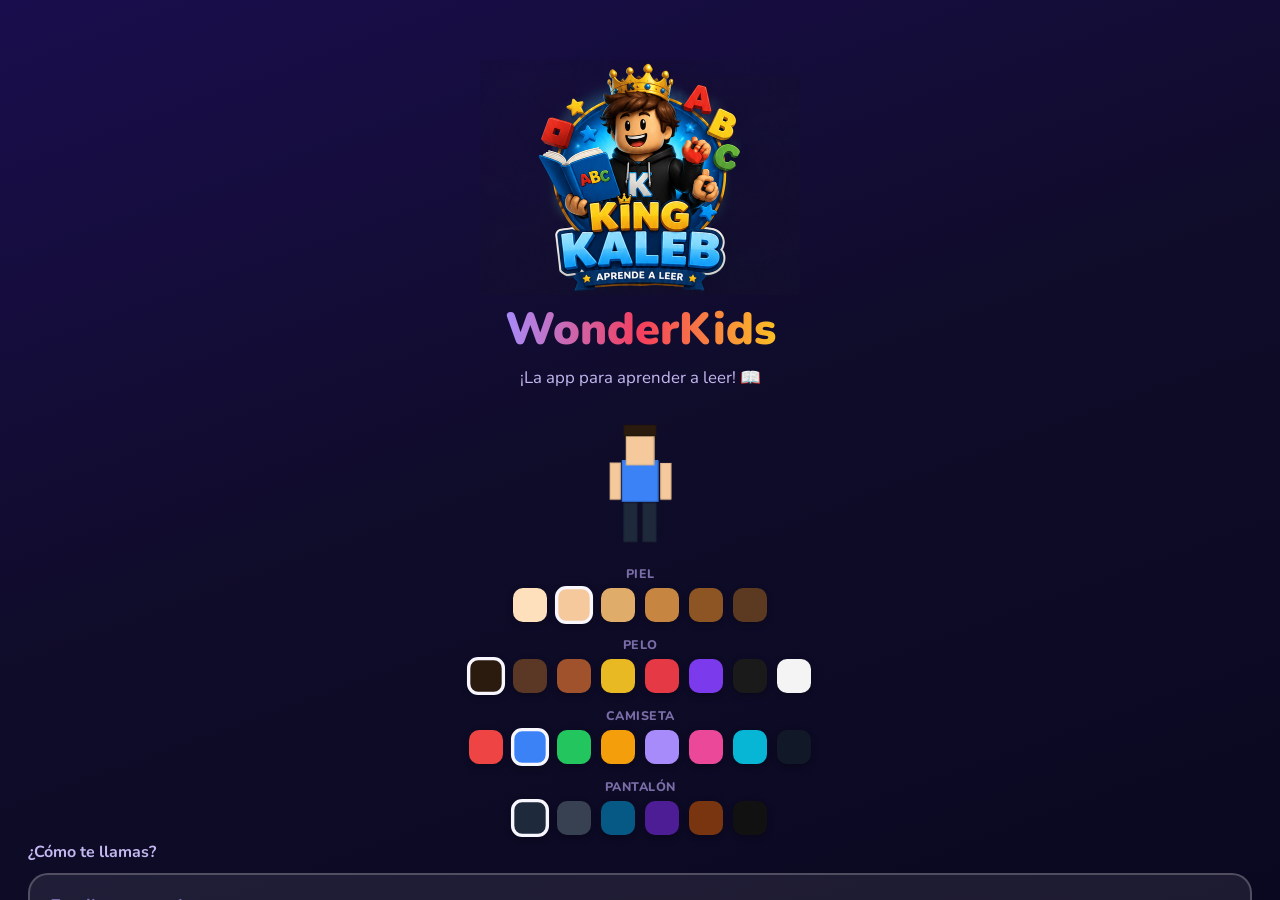
<file: index.html>
<!DOCTYPE html>
<html lang="es">
<head>
  <meta charset="UTF-8"/>
  <meta name="viewport" content="width=device-width, initial-scale=1.0, maximum-scale=1.0, user-scalable=no"/>
  <meta name="apple-mobile-web-app-capable" content="yes"/>
  <meta name="apple-mobile-web-app-status-bar-style" content="black-translucent"/>
  <meta name="apple-mobile-web-app-title" content="WonderKids"/>
  <meta name="mobile-web-app-capable" content="yes"/>
  <meta name="theme-color" content="#0f0c29"/>
  <title>WonderKids 🌈 — Aprende a Leer</title>
  <meta name="description" content="WonderKids: aprende a leer con el Método Nacho. Sílabas, palabras y letras para niños 3-6 años."/>
  <link rel="manifest" href="manifest.json"/>
  <link rel="apple-touch-icon" href="icon-192.png"/>
  <link rel="icon" href="icon-192.png"/>
  <link rel="preconnect" href="https://fonts.googleapis.com"/>
  <link href="https://fonts.googleapis.com/css2?family=Nunito:wght@400;600;700;800;900&family=Baloo+2:wght@400;700;800&display=swap" rel="stylesheet"/>
  <link rel="stylesheet" href="styles.css"/>
</head>
<body>

  <!-- ── CONFETTI CANVAS ── -->
  <canvas id="confetti-canvas"></canvas>

  <!-- ── XP FLOAT CONTAINER ── -->
  <div id="xp-float-pool"></div>

  <!-- ══════════════════════════════════
       ONBOARDING
  ══════════════════════════════════ -->
  <div id="screen-onboarding" class="screen onboarding-screen">
    <div class="ob-inner">
      <img src="logo.png" alt="King Kaleb" class="ob-logo"/>
      <h1 class="ob-title">WonderKids</h1>
      <p class="ob-sub">¡La app para aprender a leer! 📖</p>

      <div id="ob-avatar-preview" class="avatar-preview-wrap" data-size="110"></div>
      <div id="ob-picker"></div>

      <label class="ob-label">¿Cómo te llamas?</label>
      <input class="ob-input" id="ob-name" type="text"
        placeholder="Escribe tu nombre..." maxlength="20"
        onkeydown="if(event.key==='Enter') startApp()"/>

      <button class="ob-start-btn" onclick="startApp()">
        ¡Empezar a aprender! 🚀
      </button>
    </div>
  </div>

  <!-- ══════════════════════════════════
       HOME — RUTA DE APRENDIZAJE
  ══════════════════════════════════ -->
  <div id="screen-home" class="screen">

    <!-- Header -->
    <div class="home-header">
      <div class="hh-left">
        <div class="hh-avatar" id="hh-avatar"></div>
        <div class="hh-info">
          <div class="hh-name" id="hh-name">¡Hola!</div>
          <div class="hh-streak">🔥 <span id="hh-streak">0</span> días</div>
        </div>
      </div>
      <div class="hh-right">
        <div class="hh-hearts" id="hh-hearts"></div>
        <div class="hh-xp">
          <div class="hh-xp-val">⚡<span id="hh-xp">0</span></div>
        </div>
      </div>
    </div>

    <!-- XP Bar -->
    <div class="xp-bar-wrap">
      <div class="xp-bar-fill" id="xp-bar-fill" style="width:0%"></div>
    </div>

    <!-- Ruta de aprendizaje -->
    <div class="learning-path" id="learning-path"></div>

    <!-- Botón flotante del tutor -->
    <button class="tutor-fab" onclick="openTutor()" aria-label="Pregúntale a Turbococo">🥥</button>

    <!-- Bottom Nav -->
    <nav class="bottom-nav">
      <button class="bnav-btn active" onclick="goHome()">
        <span class="bnav-icon">🏠</span>
        <span class="bnav-label">Inicio</span>
      </button>
      <button class="bnav-btn" onclick="goToTrophies()">
        <span class="bnav-icon">🏆</span>
        <span class="bnav-label">Logros</span>
      </button>
      <button class="bnav-btn" onclick="goToProfile()">
        <span class="bnav-icon">👤</span>
        <span class="bnav-label">Perfil</span>
      </button>
    </nav>
  </div>

  <!-- ══════════════════════════════════
       GAME SCREEN
  ══════════════════════════════════ -->
  <div id="screen-game" class="screen">

    <!-- Game Header -->
    <div class="game-header">
      <button class="gh-close" onclick="exitGame()" aria-label="Salir">✕</button>
      <div class="gh-progress">
        <div class="gh-prog-bar">
          <div class="gh-prog-fill" id="gh-prog-fill"></div>
          <div class="gh-prog-shimmer"></div>
        </div>
        <div class="gh-prog-label" id="gh-prog-label">1 / 5</div>
      </div>
      <div class="gh-hearts" id="gh-hearts"></div>
    </div>

    <!-- Game Body -->
    <div class="game-body" id="game-body"></div>

    <!-- Bottom Sheet Feedback -->
    <div class="feedback-sheet" id="feedback-sheet">
      <div class="fs-inner" id="fs-inner">
        <div id="mascot-pop"></div>
        <div class="fs-icon" id="fs-icon">✅</div>
        <div class="fs-content">
          <div class="fs-title" id="fs-title">¡Correcto!</div>
          <div class="fs-sub"   id="fs-sub"></div>
        </div>
        <button class="fs-btn" id="fs-btn">Siguiente →</button>
      </div>
    </div>

  </div>

  <!-- ══════════════════════════════════
       TROPHIES SCREEN
  ══════════════════════════════════ -->
  <div id="screen-trophies" class="screen">
    <div class="subj-header">
      <button class="back-btn" onclick="goHome()">‹</button>
      <div class="subj-header-title">🏆 Mis Logros</div>
      <div></div>
    </div>
    <div class="trophy-stats">
      <div class="t-stat">
        <div class="t-stat-val" id="t-xp">0</div>
        <div class="t-stat-lbl">⚡ XP</div>
      </div>
      <div class="t-stat">
        <div class="t-stat-val" id="t-streak">0</div>
        <div class="t-stat-lbl">🔥 Racha</div>
      </div>
      <div class="t-stat">
        <div class="t-stat-val" id="t-games">0</div>
        <div class="t-stat-lbl">🎮 Juegos</div>
      </div>
    </div>
    <div class="profile-section-title" id="mastery-title" style="margin-top:20px;">Dominio por familia</div>
    <div class="mastery-list" id="mastery-list"></div>
    <div class="badges-full-grid" id="badges-full-grid"></div>
    <nav class="bottom-nav">
      <button class="bnav-btn" onclick="goHome()">
        <span class="bnav-icon">🏠</span>
        <span class="bnav-label">Inicio</span>
      </button>
      <button class="bnav-btn active" onclick="goToTrophies()">
        <span class="bnav-icon">🏆</span>
        <span class="bnav-label">Logros</span>
      </button>
      <button class="bnav-btn" onclick="goToProfile()">
        <span class="bnav-icon">👤</span>
        <span class="bnav-label">Perfil</span>
      </button>
    </nav>
  </div>

  <!-- ══════════════════════════════════
       PROFILE SCREEN
  ══════════════════════════════════ -->
  <div id="screen-profile" class="screen">
    <div class="subj-header">
      <button class="back-btn" onclick="goHome()">‹</button>
      <div class="subj-header-title">👤 Mi Perfil</div>
      <div></div>
    </div>
    <div class="profile-body">
      <div id="profile-avatar-preview" class="avatar-preview-wrap" data-size="130"></div>
      <div class="profile-name-big" id="profile-name-big">Jugador</div>
      <div class="profile-stats-row">
        <div class="ps-item"><span class="ps-val" id="ps-xp">0</span><span class="ps-lbl">⚡ XP</span></div>
        <div class="ps-item"><span class="ps-val" id="ps-streak">0</span><span class="ps-lbl">🔥 Racha</span></div>
        <div class="ps-item"><span class="ps-val" id="ps-games">0</span><span class="ps-lbl">🎮 Juegos</span></div>
      </div>
      <div class="profile-section-title">Personaliza tu avatar</div>
      <div id="profile-picker"></div>
      <div class="profile-section-title">Idioma</div>
      <div class="lang-toggle-wrap">
        <button class="lang-toggle-btn" id="lang-es-btn" onclick="setLang('es')">🇪🇸 Español</button>
        <button class="lang-toggle-btn" id="lang-en-btn" onclick="setLang('en')">🇺🇸 English</button>
      </div>
      <div class="profile-section-title">Voz</div>
      <div class="voice-status" id="voice-status"></div>
      <button class="reset-btn" onclick="confirmReset()">🗑️ Reiniciar progreso</button>
    </div>
    <nav class="bottom-nav">
      <button class="bnav-btn" onclick="goHome()">
        <span class="bnav-icon">🏠</span>
        <span class="bnav-label">Inicio</span>
      </button>
      <button class="bnav-btn" onclick="goToTrophies()">
        <span class="bnav-icon">🏆</span>
        <span class="bnav-label">Logros</span>
      </button>
      <button class="bnav-btn active" onclick="goToProfile()">
        <span class="bnav-icon">👤</span>
        <span class="bnav-label">Perfil</span>
      </button>
    </nav>
  </div>

  <!-- ══════════════════════════════════
       LESSON COMPLETE OVERLAY
  ══════════════════════════════════ -->
  <div id="lesson-complete" class="lesson-complete-overlay">
    <div class="lc-card">
      <div class="lc-trophy">🏆</div>
      <div class="lc-title">¡Lección Completa!</div>
      <div class="lc-stats">
        <div class="lc-stat"><div class="lc-sv" id="lc-xp">+50</div><div class="lc-sl">⚡ XP</div></div>
        <div class="lc-stat"><div class="lc-sv" id="lc-acc">100%</div><div class="lc-sl">✅ Aciertos</div></div>
        <div class="lc-stat"><div class="lc-sv" id="lc-hearts">❤️❤️❤️</div><div class="lc-sl">Vidas</div></div>
      </div>
      <button class="lc-btn" onclick="closeLessonComplete()">¡Continuar! 🚀</button>
    </div>
  </div>

  <!-- ══════════════════════════════════
       TUTOR — "Pregúntale a Turbococo"
  ══════════════════════════════════ -->
  <div id="tutor-overlay" class="tutor-overlay">
    <div class="tutor-card">
      <div class="tutor-header">
        <div class="tutor-header-title">🥥 Turbococo</div>
        <button class="tutor-close" onclick="closeTutor()">✕</button>
      </div>
      <div class="tutor-chat" id="tutor-chat"></div>
      <div class="tutor-quick" id="tutor-quick"></div>
    </div>
  </div>

  <!-- ══════════════════════════════════
       DIPLOMA OVERLAY (fin del método completo)
  ══════════════════════════════════ -->
  <div id="diploma-overlay" class="diploma-overlay">
    <div class="dip-card">
      <div class="dip-medal">🏅</div>
      <div class="dip-title">¡Diploma de Lectura!</div>
      <div class="dip-name" id="dip-name">Jugador</div>
      <div class="dip-sub">Completaste todo el Método Nacho 🎉</div>
      <div class="lc-stats">
        <div class="lc-stat"><div class="lc-sv" id="dip-xp">0</div><div class="lc-sl">⚡ XP Total</div></div>
        <div class="lc-stat"><div class="lc-sv" id="dip-games">0</div><div class="lc-sl">🎮 Lecciones</div></div>
      </div>
      <div class="dip-next">🎓 Desbloqueaste el <strong>Repaso Infinito</strong>: sigue practicando todo lo aprendido sin límite.</div>
      <button class="lc-btn" onclick="closeDiploma()">¡Sigo practicando! 🚀</button>
    </div>
  </div>

  <script src="app.js"></script>
</body>
</html>
</file>
<file: styles.css>
/* =============================================
   WONDERKIDS 2.0 — styles.css
   Duolingo-style Premium Educational App
   ============================================= */

@import url('https://fonts.googleapis.com/css2?family=Nunito:wght@400;600;700;800;900&family=Baloo+2:wght@400;700;800&display=swap');

/* ══════════════════════════════════════════════
   DESIGN TOKENS
   ══════════════════════════════════════════════ */
:root {
  /* Backgrounds */
  --bg:         #0f0c29;
  --bg2:        #1a1540;
  --bg3:        #231e55;
  --surface:    rgba(255,255,255,0.07);
  --surface-h:  rgba(255,255,255,0.13);
  --border:     rgba(255,255,255,0.10);
  --border-h:   rgba(255,255,255,0.22);

  /* Brand Colors */
  --purple:     #7c3aed;
  --purple-l:   #a78bfa;
  --purple-d:   #5b21b6;
  --green:      #22c55e;
  --green-l:    #4ade80;
  --green-d:    #15803d;
  --coral:      #f43f5e;
  --coral-l:    #fb7185;
  --yellow:     #f59e0b;
  --yellow-l:   #fbbf24;
  --blue:       #3b82f6;
  --blue-l:     #60a5fa;
  --orange:     #f97316;

  /* Semantic */
  --correct:    #22c55e;
  --wrong:      #f43f5e;
  --xp:         #a78bfa;
  --heart:      #f43f5e;
  --streak:     #f97316;

  /* Text */
  --text:       #f8f7ff;
  --text-2:     #c4b8f0;
  --muted:      #7b6ea8;

  /* Sizes */
  --nav-h:      72px;
  --header-h:   68px;
  --radius-xl:  28px;
  --radius-lg:  20px;
  --radius-md:  14px;
  --radius-sm:  10px;
  --safe-bot:   env(safe-area-inset-bottom, 16px);
}

/* ══════════════════════════════════════════════
   RESET & BASE
   ══════════════════════════════════════════════ */
*, *::before, *::after { box-sizing: border-box; margin: 0; padding: 0; }
html, body {
  width: 100%; height: 100%;
  overflow: hidden;
  overscroll-behavior: none;
  font-family: 'Nunito', sans-serif;
  background: var(--bg);
  color: var(--text);
  -webkit-tap-highlight-color: transparent;
  -webkit-user-select: none;
  user-select: none;
}

button { cursor: pointer; font-family: 'Nunito', sans-serif; }

/* ── Confetti ── */
#confetti-canvas {
  position: fixed; inset: 0;
  pointer-events: none; z-index: 9999;
  width: 100%; height: 100%;
}

/* ── XP Float Pool ── */
#xp-float-pool {
  position: fixed; inset: 0;
  pointer-events: none; z-index: 9998;
}
.xp-float {
  position: absolute;
  font-size: 1.4rem; font-weight: 900;
  color: var(--yellow-l);
  text-shadow: 0 2px 8px rgba(0,0,0,0.5);
  animation: xp-rise 1.4s ease-out forwards;
}
@keyframes xp-rise {
  0%   { opacity: 1; transform: translateY(0) scale(1); }
  70%  { opacity: 1; transform: translateY(-70px) scale(1.2); }
  100% { opacity: 0; transform: translateY(-120px) scale(0.8); }
}

/* ══════════════════════════════════════════════
   SCREENS
   ══════════════════════════════════════════════ */
.screen {
  display: none;
  position: fixed; inset: 0;
  overflow-y: auto; overflow-x: hidden;
  overscroll-behavior: contain;
  background: var(--bg);
  -webkit-overflow-scrolling: touch;
}
.screen.active { display: block; animation: screenIn 0.28s cubic-bezier(0.25,0.46,0.45,0.94); }
@keyframes screenIn {
  from { opacity: 0; transform: translateY(18px); }
  to   { opacity: 1; transform: translateY(0); }
}

/* ══════════════════════════════════════════════
   ONBOARDING
   ══════════════════════════════════════════════ */
.onboarding-screen {
  background: linear-gradient(160deg, #1a0d4d 0%, #0f0c29 50%, #0a0820 100%);
}
.ob-inner {
  display: flex; flex-direction: column; align-items: center;
  padding: 60px 28px 40px;
  min-height: 100vh;
}
.ob-logo {
  width: min(78vw, 320px);
  height: auto;
  animation: float 3s ease-in-out infinite;
  margin-bottom: 4px;
}
@keyframes float {
  0%,100% { transform: translateY(0); }
  50%      { transform: translateY(-12px); }
}
.ob-title {
  font-size: 2.8rem; font-weight: 900;
  background: linear-gradient(90deg, #a78bfa, #f43f5e, #fbbf24);
  -webkit-background-clip: text; -webkit-text-fill-color: transparent;
  background-clip: text; margin-bottom: 6px;
}
.ob-sub { color: var(--text-2); font-size: 1.05rem; margin-bottom: 40px; }

.ob-avatars {
  display: flex; gap: 12px; margin-bottom: 32px;
}
.av-btn {
  width: 60px; height: 60px; border-radius: 50%;
  border: 3px solid var(--border);
  background: var(--surface);
  font-size: 1.9rem; transition: all 0.2s;
  display: flex; align-items: center; justify-content: center;
}
.av-btn:active { transform: scale(0.88); }
.av-btn.active {
  border-color: var(--purple-l);
  background: rgba(124,58,237,0.3);
  box-shadow: 0 0 0 3px rgba(167,139,250,0.35);
  transform: scale(1.12);
}

.ob-label {
  font-size: 1rem; font-weight: 700; color: var(--text-2);
  align-self: flex-start; margin-bottom: 10px;
}
.ob-input {
  width: 100%; padding: 18px 20px;
  background: rgba(255,255,255,0.08);
  border: 2px solid var(--border-h);
  border-radius: var(--radius-lg); color: var(--text);
  font-family: 'Nunito', sans-serif; font-size: 1.15rem; font-weight: 700;
  outline: none; margin-bottom: 28px;
  transition: border-color 0.2s;
  -webkit-user-select: text; user-select: text;
}
.ob-input::placeholder { color: var(--muted); }
.ob-input:focus { border-color: var(--purple-l); }

.ob-start-btn {
  width: 100%; padding: 20px;
  background: linear-gradient(135deg, var(--purple), #9d4edd);
  color: white; border: none; border-radius: 50px;
  font-size: 1.2rem; font-weight: 900;
  box-shadow: 0 8px 32px rgba(124,58,237,0.5),
              0 -3px 0 0 rgba(0,0,0,0.3) inset;
  transition: transform 0.15s, box-shadow 0.15s;
}
.ob-start-btn:active {
  transform: translateY(3px);
  box-shadow: 0 4px 16px rgba(124,58,237,0.4),
              0 -1px 0 0 rgba(0,0,0,0.3) inset;
}

/* ══════════════════════════════════════════════
   HOME HEADER
   ══════════════════════════════════════════════ */
.home-header {
  display: flex; align-items: center; justify-content: space-between;
  padding: 16px 20px 12px;
  padding-top: calc(16px + env(safe-area-inset-top, 0px));
  background: rgba(15,12,41,0.9); backdrop-filter: blur(14px);
  position: sticky; top: 0; z-index: 50;
}
.hh-left { display: flex; align-items: center; gap: 12px; }
.hh-avatar {
  width: 48px; height: 48px; border-radius: 50%;
  background: linear-gradient(135deg, var(--purple), #9d4edd);
  border: 2.5px solid var(--purple-l);
  font-size: 1.7rem; display: flex; align-items: center; justify-content: center;
  box-shadow: 0 4px 14px rgba(124,58,237,0.4);
}
.hh-name {
  font-size: 1rem; font-weight: 900; color: var(--text);
  max-width: 120px; overflow: hidden; text-overflow: ellipsis; white-space: nowrap;
}
.hh-streak { font-size: 0.8rem; color: var(--streak); font-weight: 800; margin-top: 2px; }

.hh-right { display: flex; align-items: center; gap: 12px; }
.hh-hearts { display: flex; gap: 4px; font-size: 1.3rem; }
.hh-xp {
  background: rgba(167,139,250,0.15);
  border: 1.5px solid rgba(167,139,250,0.3);
  border-radius: 20px; padding: 5px 12px;
}
.hh-xp-val { font-size: 0.9rem; font-weight: 900; color: var(--purple-l); }

/* XP Bar */
.xp-bar-wrap {
  height: 6px; background: rgba(255,255,255,0.08);
  position: sticky; top: calc(var(--header-h) + env(safe-area-inset-top, 0px));
  z-index: 49; overflow: hidden;
}
.xp-bar-fill {
  height: 100%; background: linear-gradient(90deg, var(--purple), var(--purple-l));
  transition: width 0.5s cubic-bezier(0.34,1.56,0.64,1);
  position: relative;
}
.xp-bar-fill::after {
  content: '';
  position: absolute; top: 0; left: 0; right: 0; bottom: 0;
  background: linear-gradient(90deg, transparent 0%, rgba(255,255,255,0.35) 50%, transparent 100%);
  animation: shimmer 2s infinite;
}
@keyframes shimmer {
  0%   { transform: translateX(-100%); }
  100% { transform: translateX(200%); }
}

/* ══════════════════════════════════════════════
   LEARNING PATH
   ══════════════════════════════════════════════ */
.learning-path {
  padding: 24px 20px calc(var(--nav-h) + 40px);
  display: flex; flex-direction: column; align-items: center; gap: 0;
}

/* Section header (Unidad 1, Unidad 2…) */
.path-unit-header {
  width: 100%; max-width: 380px;
  background: linear-gradient(135deg, var(--purple), var(--purple-d));
  border-radius: var(--radius-lg); padding: 16px 22px;
  margin-bottom: 24px; margin-top: 8px;
  display: flex; align-items: center; gap: 14px;
  box-shadow: 0 6px 24px rgba(124,58,237,0.35);
}
.puh-icon { font-size: 2rem; }
.puh-info {}
.puh-title { font-size: 1.05rem; font-weight: 900; color: white; }
.puh-sub   { font-size: 0.78rem; color: rgba(255,255,255,0.7); margin-top: 2px; }

/* Path connector */
.path-connector {
  width: 4px; height: 32px;
  background: linear-gradient(180deg, rgba(124,58,237,0.4), rgba(124,58,237,0.15));
  border-radius: 2px; margin: 0 auto;
}

/* Lesson node */
.lesson-node {
  width: 100%; max-width: 380px;
  display: flex; align-items: center; gap: 18px;
  background: var(--bg2);
  border: 2.5px solid var(--border);
  border-radius: var(--radius-xl); padding: 20px 22px;
  cursor: pointer; transition: transform 0.18s, box-shadow 0.18s, border-color 0.18s;
  position: relative; overflow: hidden;
  margin: 8px 0;
}
.lesson-node:active { transform: scale(0.97); }

.lesson-node.completed {
  border-color: rgba(34,197,94,0.45);
  background: linear-gradient(135deg, rgba(34,197,94,0.08), var(--bg2));
}
.lesson-node.active {
  border-color: var(--purple-l);
  background: linear-gradient(135deg, rgba(124,58,237,0.15), var(--bg2));
  box-shadow: 0 8px 32px rgba(124,58,237,0.28);
  animation: pulse-border 2.5s ease-in-out infinite;
}
.lesson-node.locked {
  opacity: 0.45; cursor: not-allowed;
}
@keyframes pulse-border {
  0%,100% { box-shadow: 0 8px 32px rgba(124,58,237,0.28); }
  50%      { box-shadow: 0 8px 40px rgba(124,58,237,0.55); }
}

.ln-icon-wrap {
  width: 64px; height: 64px; border-radius: 18px; flex-shrink: 0;
  display: flex; align-items: center; justify-content: center;
  font-size: 2.2rem;
  position: relative;
}
.ln-icon-wrap.done-wrap  { background: rgba(34,197,94,0.18); border: 2px solid rgba(34,197,94,0.4); }
.ln-icon-wrap.active-wrap{ background: rgba(124,58,237,0.25); border: 2px solid rgba(167,139,250,0.5); }
.ln-icon-wrap.locked-wrap{ background: rgba(255,255,255,0.04); border: 2px solid var(--border); }

.ln-check {
  position: absolute; top: -6px; right: -6px;
  width: 22px; height: 22px; border-radius: 50%;
  background: var(--green); border: 2.5px solid var(--bg2);
  font-size: 0.7rem; display: flex; align-items: center; justify-content: center;
  color: white; font-weight: 900;
}

.ln-info { flex: 1; }
.ln-title { font-size: 1.05rem; font-weight: 900; }
.ln-desc  { font-size: 0.8rem; color: var(--text-2); margin-top: 3px; }
.ln-meta  { display: flex; gap: 8px; margin-top: 8px; align-items: center; }
.ln-xp    { font-size: 0.78rem; color: var(--purple-l); font-weight: 800;
             background: rgba(167,139,250,0.12); border-radius: 20px; padding: 2px 8px; }
.ln-diff  { font-size: 0.72rem; font-weight: 800; border-radius: 20px; padding: 2px 8px; }
.diff-easy   { background: rgba(34,197,94,0.15);  color: var(--green-l); }
.diff-medium { background: rgba(245,158,11,0.15); color: var(--yellow-l); }
.diff-hard   { background: rgba(244,63,94,0.15);  color: var(--coral-l); }

.ln-arrow { font-size: 1.4rem; color: var(--muted); flex-shrink: 0; }

/* Active star badge */
.ln-new-badge {
  position: absolute; top: 12px; right: 14px;
  background: linear-gradient(135deg, var(--yellow), var(--orange));
  color: white; font-size: 0.68rem; font-weight: 900;
  padding: 3px 8px; border-radius: 20px; text-transform: uppercase;
  letter-spacing: 0.5px; box-shadow: 0 2px 8px rgba(249,115,22,0.4);
}

/* ══════════════════════════════════════════════
   BOTTOM NAV
   ══════════════════════════════════════════════ */
.bottom-nav {
  position: fixed; bottom: 0; left: 0; right: 0;
  height: calc(var(--nav-h) + var(--safe-bot));
  background: rgba(15,12,41,0.96);
  backdrop-filter: blur(18px);
  border-top: 1px solid var(--border);
  display: flex; align-items: flex-start;
  padding-top: 10px; z-index: 100;
}
.bnav-btn {
  flex: 1; display: flex; flex-direction: column;
  align-items: center; gap: 4px;
  background: none; border: none;
  padding: 6px 0; border-radius: var(--radius-md);
  transition: transform 0.15s; color: var(--muted);
}
.bnav-btn:active { transform: scale(0.88); }
.bnav-btn.active { color: var(--purple-l); }
.bnav-icon { font-size: 1.55rem; }
.bnav-label { font-size: 0.72rem; font-weight: 800; }

/* ══════════════════════════════════════════════
   GAME SCREEN
   ══════════════════════════════════════════════ */
.game-header {
  display: flex; align-items: center; gap: 14px;
  padding: 14px 18px 12px;
  padding-top: calc(14px + env(safe-area-inset-top, 0px));
  background: rgba(15,12,41,0.95); backdrop-filter: blur(14px);
  position: sticky; top: 0; z-index: 50;
}
.gh-close {
  width: 38px; height: 38px; border-radius: 12px;
  background: var(--surface); border: 1.5px solid var(--border);
  color: var(--muted); font-size: 1rem; font-weight: 800;
  display: flex; align-items: center; justify-content: center;
  flex-shrink: 0; transition: all 0.15s;
}
.gh-close:active { transform: scale(0.88); }

.gh-progress { flex: 1; display: flex; flex-direction: column; gap: 5px; }
.gh-prog-bar {
  height: 10px; background: rgba(255,255,255,0.08);
  border-radius: 10px; overflow: hidden; position: relative;
}
.gh-prog-fill {
  height: 100%; width: 0%;
  background: linear-gradient(90deg, var(--green), var(--green-l));
  border-radius: 10px;
  transition: width 0.5s cubic-bezier(0.34,1.56,0.64,1);
}
.gh-prog-shimmer {
  position: absolute; inset: 0;
  background: linear-gradient(90deg, transparent 0%, rgba(255,255,255,0.25) 50%, transparent 100%);
  animation: shimmer 2.5s infinite;
}
.gh-prog-label { font-size: 0.78rem; color: var(--muted); font-weight: 700; }
.gh-hearts { display: flex; gap: 3px; font-size: 1.2rem; flex-shrink: 0; }

/* Game Body */
.game-body {
  padding: 22px 20px 200px;
  min-height: calc(100vh - var(--header-h));
}

.game-prompt {
  text-align: center; font-size: 1.2rem; font-weight: 800;
  margin-bottom: 28px; color: var(--text); line-height: 1.4;
}
.game-prompt small { display: block; font-size: 0.85rem; color: var(--text-2); font-weight: 600; margin-top: 4px; }

/* ── GENERIC OPTION BUTTONS ── */
.opts-grid {
  display: grid; grid-template-columns: 1fr 1fr;
  gap: 14px; width: 100%; max-width: 400px; margin: 0 auto;
}
.opts-grid.single-col { grid-template-columns: 1fr; }

.opt-btn {
  padding: 20px 16px; border-radius: var(--radius-xl);
  background: var(--bg2);
  border: 2.5px solid var(--border-h);
  color: var(--text); font-size: 1.1rem; font-weight: 800;
  text-align: left; display: flex; align-items: center; gap: 14px;
  transition: transform 0.15s, border-color 0.15s, background 0.15s;
  box-shadow: 0 4px 0 0 rgba(0,0,0,0.35);
  position: relative; overflow: hidden;
}
.opt-btn:active:not(:disabled) {
  transform: translateY(3px);
  box-shadow: 0 1px 0 0 rgba(0,0,0,0.35);
}
.opt-btn .opt-emoji { font-size: 2rem; flex-shrink: 0; }
.opt-btn .opt-text  { font-size: 1rem; font-weight: 800; }

.opt-btn.state-correct {
  border-color: var(--green);
  background: rgba(34,197,94,0.15);
  box-shadow: 0 4px 0 0 rgba(21,128,61,0.5);
  color: var(--green-l);
}
.opt-btn.state-wrong {
  border-color: var(--coral);
  background: rgba(244,63,94,0.12);
  box-shadow: 0 4px 0 0 rgba(190,18,60,0.4);
  color: var(--coral-l);
  animation: shake 0.35s ease;
}
.opt-btn.state-reveal {
  border-color: rgba(34,197,94,0.5);
  background: rgba(34,197,94,0.08);
}

/* ── BOTTOM SHEET FEEDBACK ── */
.feedback-sheet {
  position: fixed; bottom: 0; left: 0; right: 0;
  z-index: 200; transform: translateY(110%);
  transition: transform 0.35s cubic-bezier(0.34,1.20,0.64,1);
  padding: 0 0 var(--safe-bot);
}
.feedback-sheet.show { transform: translateY(0); }

.fs-inner {
  display: flex; align-items: center; gap: 14px;
  padding: 20px 20px calc(20px + var(--safe-bot));
  border-radius: 28px 28px 0 0;
  border-top: 2.5px solid;
}
.fs-inner.correct {
  background: rgba(34,197,94,0.18);
  border-color: var(--green);
}
.fs-inner.wrong {
  background: rgba(244,63,94,0.14);
  border-color: var(--coral);
}
.fs-icon { font-size: 2.4rem; flex-shrink: 0; }
.fs-content { flex: 1; }
.fs-title {
  font-size: 1.1rem; font-weight: 900;
}
.fs-inner.correct .fs-title { color: var(--green-l); }
.fs-inner.wrong   .fs-title { color: var(--coral-l); }
.fs-sub { font-size: 0.85rem; color: var(--text-2); margin-top: 2px; font-weight: 600; }

.fs-btn {
  padding: 14px 22px; border-radius: 50px; border: none;
  font-size: 1rem; font-weight: 900; flex-shrink: 0;
  box-shadow: 0 4px 0 0 rgba(0,0,0,0.35);
  transition: transform 0.15s, box-shadow 0.15s;
}
.fs-inner.correct .fs-btn {
  background: var(--green);
  color: white;
  box-shadow: 0 4px 0 0 var(--green-d);
}
.fs-inner.wrong .fs-btn {
  background: var(--coral);
  color: white;
  box-shadow: 0 4px 0 0 #9f1239;
}
.fs-btn:active {
  transform: translateY(3px);
  box-shadow: 0 1px 0 0 rgba(0,0,0,0.3) !important;
}

/* ══════════════════════════════════════════════
   HEARTS
   ══════════════════════════════════════════════ */
.heart-icon {
  display: inline-block;
  transition: transform 0.2s;
}
.heart-icon.lost {
  filter: grayscale(1) opacity(0.3);
  animation: heartLose 0.4s cubic-bezier(0.34,1.56,0.64,1);
}
@keyframes heartLose {
  0%   { transform: scale(1.3); }
  100% { transform: scale(1); }
}

/* ══════════════════════════════════════════════
   LESSON COMPLETE OVERLAY
   ══════════════════════════════════════════════ */
.lesson-complete-overlay {
  position: fixed; inset: 0;
  background: rgba(10,8,30,0.88); backdrop-filter: blur(14px);
  display: none; align-items: center; justify-content: center;
  z-index: 600; padding: 24px;
}
.lesson-complete-overlay.show { display: flex; animation: fadeIn 0.25s ease; }
@keyframes fadeIn { from { opacity:0; } to { opacity:1; } }

.lc-card {
  background: var(--bg2);
  border: 2px solid rgba(167,139,250,0.35);
  border-radius: 32px; padding: 44px 32px;
  text-align: center; width: 100%; max-width: 360px;
  animation: pop-in 0.45s cubic-bezier(0.34,1.56,0.64,1);
}
@keyframes pop-in {
  from { opacity:0; transform: scale(0.7); }
  to   { opacity:1; transform: scale(1); }
}
.lc-trophy { font-size: 5rem; margin-bottom: 12px; animation: bounce 0.8s ease-in-out infinite alternate; }
@keyframes bounce { from { transform: translateY(0); } to { transform: translateY(-12px); } }
.lc-title {
  font-size: 2rem; font-weight: 900;
  background: linear-gradient(90deg, var(--purple-l), var(--yellow-l));
  -webkit-background-clip: text; -webkit-text-fill-color: transparent;
  background-clip: text; margin-bottom: 28px;
}
.lc-stats { display: flex; gap: 16px; justify-content: center; margin-bottom: 32px; }
.lc-stat { text-align: center; }
.lc-sv { font-size: 1.5rem; font-weight: 900; color: var(--yellow-l); }
.lc-sl { font-size: 0.75rem; color: var(--muted); margin-top: 3px; font-weight: 700; }
.lc-btn {
  width: 100%; padding: 20px;
  background: linear-gradient(135deg, var(--green), #16a34a);
  color: white; border: none; border-radius: 50px;
  font-size: 1.15rem; font-weight: 900;
  box-shadow: 0 6px 0 0 var(--green-d);
  transition: transform 0.15s, box-shadow 0.15s;
}
.lc-btn:active { transform: translateY(4px); box-shadow: 0 2px 0 0 var(--green-d); }

.diploma-overlay {
  position: fixed; inset: 0;
  background: rgba(10,8,30,0.92); backdrop-filter: blur(16px);
  display: none; align-items: center; justify-content: center;
  z-index: 700; padding: 24px;
}
.diploma-overlay.show { display: flex; animation: fadeIn 0.3s ease; }
.dip-card {
  background: linear-gradient(160deg, #2a2060, #1a1540);
  border: 2px solid rgba(251,191,36,0.5);
  border-radius: 32px; padding: 44px 30px 34px;
  text-align: center; width: 100%; max-width: 380px;
  animation: pop-in 0.5s cubic-bezier(0.34,1.56,0.64,1);
}
.dip-medal { font-size: 5.2rem; margin-bottom: 8px; animation: bounce 0.9s ease-in-out infinite alternate; }
.dip-title {
  font-size: 1.6rem; font-weight: 900;
  background: linear-gradient(90deg, var(--yellow-l), var(--coral-l));
  -webkit-background-clip: text; -webkit-text-fill-color: transparent;
  background-clip: text; margin-bottom: 6px;
}
.dip-name { font-size: 1.1rem; font-weight: 800; color: var(--text); margin-bottom: 4px; }
.dip-sub { font-size: 0.85rem; color: var(--muted); font-weight: 700; margin-bottom: 22px; }
.dip-next {
  font-size: 0.82rem; color: var(--text-2); font-weight: 600;
  background: var(--surface); border: 1px solid var(--border);
  border-radius: 16px; padding: 12px 14px; margin-bottom: 24px; line-height: 1.4;
}
.dip-next strong { color: var(--yellow-l); }

/* ══════════════════════════════════════════════
   BLOCK AVATAR — personaje 3D de bloques (propio, sin marcas de terceros)
   ══════════════════════════════════════════════ */
.avatar-scene {
  perspective: 700px;
  display: flex; align-items: center; justify-content: center;
}
.avatar-figure {
  position: relative;
  transform-style: preserve-3d;
  animation: spin-avatar 7s linear infinite;
}
.avatar-figure.no-spin { animation: none; }
@keyframes spin-avatar { from { transform: rotateY(-20deg); } to { transform: rotateY(340deg); } }
.ba-cube {
  position: absolute;
  transform-style: preserve-3d;
}
.ba-face {
  position: absolute; top: 0; left: 0;
  border: 1px solid rgba(0,0,0,0.12);
  box-sizing: border-box;
}
.ba-face.f-right, .ba-face.f-left, .ba-face.f-back { filter: brightness(0.72); }
.ba-face.f-top    { filter: brightness(1.22); }
.ba-face.f-front  { filter: brightness(1); }
.ba-face.f-bottom { filter: brightness(0.6); }

.avatar-picker-row {
  display: flex; gap: 10px; flex-wrap: wrap; justify-content: center;
  margin-bottom: 6px;
}
.avatar-preview-wrap { display: flex; justify-content: center; margin: 4px 0 8px; }

/* ══════════════════════════════════════════════
   MASCOTA DE CELEBRACIÓN
   ══════════════════════════════════════════════ */
.mascot-wrap {
  display: flex; flex-direction: column; align-items: center;
  margin-bottom: 4px;
}
.mascot-svg {
  width: 84px; height: 98px;
  animation: mascot-bounce 0.7s cubic-bezier(0.34,1.56,0.64,1);
  filter: drop-shadow(0 6px 10px rgba(0,0,0,0.3));
}
@keyframes mascot-bounce {
  0%   { transform: translateY(40px) scale(0.5) rotate(-8deg); opacity: 0; }
  55%  { transform: translateY(-8px) scale(1.08) rotate(6deg); opacity: 1; }
  75%  { transform: translateY(3px) scale(1) rotate(-3deg); }
  100% { transform: translateY(0) scale(1) rotate(0deg); }
}
.mascot-bubble {
  margin-top: 2px;
  background: #fff; color: #1a1440;
  font-size: 0.78rem; font-weight: 800;
  padding: 5px 12px; border-radius: 14px;
  box-shadow: 0 3px 8px rgba(0,0,0,0.25);
  animation: mascot-bubble-in 0.3s ease 0.35s both;
}
@keyframes mascot-bubble-in {
  from { transform: scale(0.6); opacity: 0; }
  to   { transform: scale(1);   opacity: 1; }
}

/* ══════════════════════════════════════════════
   TUTOR — "Pregúntale a Turbococo"
   ══════════════════════════════════════════════ */
.tutor-fab {
  position: fixed; right: 18px; bottom: 92px; z-index: 60;
  width: 58px; height: 58px; border-radius: 50%;
  background: linear-gradient(160deg, #fbbf24, #f59e0b);
  border: none; font-size: 1.7rem;
  box-shadow: 0 6px 18px rgba(245,158,11,0.5);
  animation: tutor-fab-bounce 2.4s ease-in-out infinite;
  cursor: pointer;
}
@keyframes tutor-fab-bounce {
  0%, 100% { transform: translateY(0); }
  50%      { transform: translateY(-6px); }
}
.tutor-overlay {
  position: fixed; inset: 0; z-index: 650;
  background: rgba(10,8,30,0.75); backdrop-filter: blur(6px);
  display: none; align-items: flex-end; justify-content: center;
}
.tutor-overlay.show { display: flex; animation: fadeIn 0.2s ease; }
.tutor-card {
  width: 100%; max-width: 480px; height: 78vh; max-height: 640px;
  background: var(--bg-2, #1a1540); border-radius: 28px 28px 0 0;
  display: flex; flex-direction: column; overflow: hidden;
  box-shadow: 0 -8px 30px rgba(0,0,0,0.4);
  animation: pop-in 0.3s cubic-bezier(0.34,1.56,0.64,1);
}
.tutor-header {
  display: flex; align-items: center; justify-content: space-between;
  padding: 16px 18px; border-bottom: 1px solid var(--border);
}
.tutor-header-title { font-size: 1.05rem; font-weight: 900; }
.tutor-close {
  width: 32px; height: 32px; border-radius: 50%; border: none;
  background: var(--surface); color: var(--text); font-size: 1rem; cursor: pointer;
}
.tutor-chat {
  flex: 1; overflow-y: auto; padding: 16px; display: flex;
  flex-direction: column; gap: 10px;
}
.tutor-msg {
  max-width: 82%; padding: 10px 14px; border-radius: 16px;
  font-size: 0.9rem; font-weight: 600; line-height: 1.4;
  animation: pop-in 0.25s ease;
}
.tutor-msg.bot  { align-self: flex-start; background: var(--surface); border: 1px solid var(--border); border-bottom-left-radius: 4px; }
.tutor-msg.user { align-self: flex-end; background: var(--primary, #7c3aed); color: #fff; border-bottom-right-radius: 4px; }
.tutor-quick {
  padding: 12px 14px 18px; display: flex; flex-wrap: wrap; gap: 8px;
  border-top: 1px solid var(--border); max-height: 34vh; overflow-y: auto;
}
.tutor-q-btn {
  padding: 9px 14px; border-radius: 16px; border: 1px solid var(--border);
  background: var(--surface); color: var(--text); font-size: 0.82rem; font-weight: 700;
  cursor: pointer;
}
.tutor-q-btn:active { transform: scale(0.95); }
.tutor-q-section-label {
  width: 100%; font-size: 0.72rem; font-weight: 800; color: var(--muted);
  text-transform: uppercase; letter-spacing: 0.5px; margin-top: 4px;
}

/* ══════════════════════════════════════════════
   DOMINIO POR FAMILIA (dificultad adaptativa)
   ══════════════════════════════════════════════ */
.mastery-list { display: flex; flex-direction: column; gap: 10px; margin: 10px 0 4px; }
.mastery-row { display: flex; align-items: center; gap: 10px; }
.mastery-label {
  width: 46px; flex-shrink: 0; font-weight: 900; font-size: 0.85rem;
  text-align: center;
}
.mastery-bar-track {
  flex: 1; height: 12px; border-radius: 8px; background: var(--surface);
  border: 1px solid var(--border); overflow: hidden;
}
.mastery-bar-fill {
  height: 100%; border-radius: 8px;
  background: linear-gradient(90deg, #f43f5e, #fbbf24, #22c55e);
  transition: width 0.4s ease;
}
.mastery-pct { width: 40px; flex-shrink: 0; font-size: 0.78rem; font-weight: 800; color: var(--muted); text-align: right; }
.mastery-empty { font-size: 0.85rem; color: var(--muted); font-weight: 600; text-align: center; padding: 6px 0 4px; }

.voice-status {
  display: flex; align-items: center; gap: 10px;
  background: var(--surface); border: 1px solid var(--border);
  border-radius: 14px; padding: 12px 14px; font-size: 0.82rem; font-weight: 700;
}
.voice-status .vs-dot { width: 10px; height: 10px; border-radius: 50%; flex-shrink: 0; }
.voice-status.ok   .vs-dot { background: #22c55e; }
.voice-status.warn .vs-dot { background: #fbbf24; }
.voice-status-btn {
  margin-left: auto; font-size: 0.76rem; font-weight: 800; color: var(--primary, #a78bfa);
  background: none; border: none; cursor: pointer; text-decoration: underline;
}
.avatar-swatch {
  width: 34px; height: 34px; border-radius: 10px;
  border: 3px solid transparent; cursor: pointer;
  box-shadow: 0 2px 6px rgba(0,0,0,0.25);
  transition: transform 0.15s ease, border-color 0.15s ease;
}
.avatar-swatch:active { transform: scale(0.9); }
.avatar-swatch.active { border-color: var(--text); transform: scale(1.12); }
.avatar-picker-label {
  font-size: 0.78rem; font-weight: 800; color: var(--muted);
  text-transform: uppercase; letter-spacing: 0.5px;
  margin: 14px 0 6px; text-align: center;
}
.subj-header {
  display: flex; align-items: center; justify-content: space-between;
  padding: 16px 18px 12px;
  padding-top: calc(16px + env(safe-area-inset-top, 0px));
  background: rgba(15,12,41,0.92); backdrop-filter: blur(12px);
  position: sticky; top: 0; z-index: 50;
}
.subj-header-title { font-size: 1.2rem; font-weight: 900; }
.back-btn {
  width: 40px; height: 40px; border-radius: 12px;
  background: var(--surface); border: 1.5px solid var(--border);
  color: var(--text); font-size: 1.6rem; font-weight: 700;
  display: flex; align-items: center; justify-content: center;
  transition: transform 0.15s;
}
.back-btn:active { transform: scale(0.88); }

.trophy-stats {
  display: grid; grid-template-columns: repeat(3,1fr);
  gap: 12px; margin: 20px 18px 16px;
}
.t-stat {
  background: var(--bg2); border: 1.5px solid var(--border);
  border-radius: var(--radius-lg); padding: 20px 10px; text-align: center;
}
.t-stat-val { font-size: 2rem; font-weight: 900; color: var(--yellow-l); }
.t-stat-lbl { font-size: 0.75rem; color: var(--muted); margin-top: 5px; font-weight: 700; }

.badges-full-grid {
  display: grid; grid-template-columns: repeat(2,1fr);
  gap: 12px; margin: 0 18px calc(var(--nav-h) + 24px);
}
.badge-full {
  background: var(--bg2); border: 1.5px solid var(--border);
  border-radius: var(--radius-xl); padding: 20px 14px; text-align: center;
  transition: transform 0.15s;
}
.badge-full.earned {
  background: linear-gradient(135deg, rgba(245,158,11,0.14), rgba(252,211,77,0.06));
  border-color: rgba(245,158,11,0.4);
  box-shadow: 0 4px 20px rgba(245,158,11,0.14);
}
.badge-full.locked { filter: grayscale(1) opacity(0.4); }
.bf-emoji { font-size: 2.2rem; }
.bf-name  { font-size: 0.9rem; font-weight: 800; margin-top: 6px; }
.bf-desc  { font-size: 0.72rem; color: var(--muted); margin-top: 3px; }

/* Profile */
.profile-body {
  display: flex; flex-direction: column; align-items: center;
  padding: 28px 22px calc(var(--nav-h) + 40px); gap: 16px;
}
.profile-avatar-big {
  width: 100px; height: 100px; border-radius: 50%;
  background: linear-gradient(135deg, var(--purple), #9d4edd);
  border: 3px solid var(--purple-l);
  font-size: 3.5rem; display: flex; align-items: center; justify-content: center;
  box-shadow: 0 8px 28px rgba(124,58,237,0.45);
}
.profile-name-big { font-size: 1.8rem; font-weight: 900; }
.profile-stats-row {
  display: flex; gap: 20px; background: var(--bg2);
  border: 1.5px solid var(--border); border-radius: var(--radius-xl);
  padding: 18px 24px; width: 100%;
}
.ps-item { flex: 1; text-align: center; }
.ps-val  { font-size: 1.5rem; font-weight: 900; color: var(--yellow-l); display: block; }
.ps-lbl  { font-size: 0.78rem; color: var(--muted); font-weight: 700; }
.profile-section-title {
  font-size: 0.88rem; font-weight: 900; color: var(--muted);
  text-transform: uppercase; letter-spacing: 1px;
  align-self: flex-start;
}
.profile-avatars { display: flex; gap: 12px; }

.lang-toggle-wrap { display: flex; gap: 12px; width: 100%; }
.lang-toggle-btn {
  flex: 1; padding: 14px;
  background: var(--bg2); border: 2px solid var(--border);
  border-radius: var(--radius-lg); color: var(--text-2);
  font-size: 1rem; font-weight: 800; transition: all 0.2s;
}
.lang-toggle-btn.active {
  border-color: var(--purple-l);
  background: rgba(124,58,237,0.2);
  color: var(--purple-l);
}

.reset-btn {
  background: none; border: 2px solid rgba(244,63,94,0.3);
  color: var(--coral-l); border-radius: var(--radius-lg);
  padding: 14px 28px; font-size: 0.95rem; font-weight: 800;
  transition: all 0.2s;
}
.reset-btn:active { background: rgba(244,63,94,0.1); }

/* ══════════════════════════════════════════════
   GAME CONTENT COMPONENTS
   ══════════════════════════════════════════════ */

/* Emoji big display */
.big-emoji-wrap {
  text-align: center; margin-bottom: 20px;
}
.big-emoji {
  font-size: 6rem; display: inline-block;
  animation: pop-in 0.35s cubic-bezier(0.34,1.56,0.64,1);
  cursor: pointer;
}
.big-emoji:active { transform: scale(1.15) rotate(-8deg); }

/* Word display */
.word-display-row {
  display: flex; align-items: center; gap: 10px;
  justify-content: center; margin-bottom: 24px; flex-wrap: wrap;
}
.tile {
  min-width: 52px; height: 60px; border-radius: var(--radius-md);
  background: var(--bg2); border: 2.5px solid var(--border-h);
  display: flex; align-items: center; justify-content: center;
  font-size: 1.7rem; font-weight: 900; transition: all 0.2s;
  padding: 0 8px;
}
.tile.blank {
  border-color: var(--purple); border-style: dashed;
  background: rgba(124,58,237,0.12); color: var(--purple-l);
  animation: blink-border 1.5s infinite;
}
.tile.correct { border-color: var(--green); background: rgba(34,197,94,0.15); color: var(--green-l); }
.tile.wrong   { border-color: var(--coral); background: rgba(244,63,94,0.1);  animation: shake 0.35s ease; }
@keyframes blink-border {
  0%,100% { box-shadow: 0 0 0 0 rgba(124,58,237,0.4); }
  50%      { box-shadow: 0 0 0 6px rgba(124,58,237,0); }
}

/* ── SILABAS JOIN ── */
.silabas-wrap { display: flex; flex-direction: column; align-items: center; gap: 22px; }
.syl-slots { display: flex; gap: 10px; justify-content: center; flex-wrap: wrap; }
.syl-slot {
  min-width: 68px; height: 68px; border-radius: 18px;
  background: rgba(255,255,255,0.04); border: 2.5px dashed var(--border-h);
  display: flex; align-items: center; justify-content: center;
  font-size: 1.5rem; font-weight: 900; transition: all 0.2s;
  padding: 0 10px;
}
.syl-slot.filled { border-style: solid; border-color: var(--purple-l); background: rgba(124,58,237,0.18); animation: pop-in 0.25s cubic-bezier(0.34,1.56,0.64,1); }
.syl-slot.correct { border-color: var(--green); background: rgba(34,197,94,0.2); color: var(--green-l); }
.syl-slot.wrong   { border-color: var(--coral); animation: shake 0.35s ease; }

.syl-btns { display: flex; gap: 12px; flex-wrap: wrap; justify-content: center; }
.syl-btn {
  padding: 14px 22px; border-radius: 18px;
  border: 2.5px solid var(--border-h); background: var(--bg2);
  color: var(--text); font-size: 1.5rem; font-weight: 900;
  transition: all 0.18s; min-width: 72px; text-align: center;
  box-shadow: 0 4px 0 0 rgba(0,0,0,0.35);
}
.syl-btn:active:not(.used) { transform: translateY(3px); box-shadow: 0 1px 0 0 rgba(0,0,0,0.35); }
.syl-btn.used { opacity: 0.2; pointer-events: none; }

/* Vowel colors */
.vow-a { background: rgba(217,119,6,0.25)  !important; border-color: #d97706 !important; color: #fcd34d !important; }
.vow-e { background: rgba(225,29,72,0.22)  !important; border-color: #e11d48 !important; color: #fda4af !important; }
.vow-i { background: rgba(37,99,235,0.25)  !important; border-color: #3b82f6 !important; color: #93c5fd !important; }
.vow-o { background: rgba(234,88,12,0.25)  !important; border-color: #f97316 !important; color: #fdba74 !important; }
.vow-u { background: rgba(124,58,237,0.25) !important; border-color: #9333ea !important; color: #c4b5fd !important; }

/* ── SÍLABA FALTA ── */
.syl-display { display: flex; gap: 12px; justify-content: center; flex-wrap: wrap; margin-bottom: 8px; }
.syl-tile {
  min-width: 68px; height: 68px; border-radius: 18px; padding: 0 12px;
  display: flex; align-items: center; justify-content: center;
  font-size: 1.5rem; font-weight: 900; transition: all 0.2s;
}
.syl-tile.filled-show { background: var(--bg2); border: 2px solid var(--border-h); }
.syl-tile.blank {
  background: rgba(124,58,237,0.12); border: 2.5px dashed var(--purple);
  color: var(--purple-l); font-size: 1.7rem;
  animation: blink-border 1.5s infinite;
}
.syl-tile.correct-syl { border-color: var(--green); background: rgba(34,197,94,0.18); color: var(--green-l); }
.syl-tile.wrong-syl   { border-color: var(--coral); animation: shake 0.35s ease; }
.syl-opts-row { display: flex; gap: 12px; flex-wrap: wrap; justify-content: center; }
.syl-opt-btn {
  padding: 14px 22px; border-radius: 18px;
  border: 2.5px solid var(--border-h); background: var(--bg2);
  color: var(--text); font-size: 1.5rem; font-weight: 900;
  transition: all 0.18s; min-width: 72px; text-align: center;
  box-shadow: 0 4px 0 0 rgba(0,0,0,0.35);
}
.syl-opt-btn:active:not(:disabled) { transform: translateY(3px); box-shadow: 0 1px 0 0 rgba(0,0,0,0.3); }
.syl-opt-btn.correct-opt { background: var(--green); border-color: var(--green-l); color: white; }

/* ── SILABARIO ── */
.silabario-wrap { display: flex; flex-direction: column; gap: 14px; }
.nacho-header {
  display: flex; align-items: center; justify-content: space-between;
  background: var(--bg2); border: 1.5px solid var(--border-h);
  border-radius: var(--radius-lg); padding: 14px 18px;
}
.nacho-family { font-size: 1.2rem; font-weight: 900; color: var(--yellow-l); }
.nacho-label  { font-size: 0.72rem; color: var(--muted); font-weight: 800; text-transform: uppercase; letter-spacing: 1px; }

.cons-tabs {
  display: flex; gap: 8px; overflow-x: auto;
  -webkit-overflow-scrolling: touch; scrollbar-width: none; padding: 2px;
}
.cons-tabs::-webkit-scrollbar { display: none; }
.cons-tab {
  flex-shrink: 0; min-width: 46px; height: 46px;
  border-radius: var(--radius-md); border: 2px solid var(--border);
  background: var(--surface); color: var(--muted);
  font-size: 1.15rem; font-weight: 900;
  transition: all 0.18s;
}
.cons-tab:active { transform: scale(0.88); }
.cons-tab.active {
  background: var(--purple); border-color: var(--purple-l); color: white;
  box-shadow: 0 4px 16px rgba(124,58,237,0.45);
}

.sil-quiz-prompt {
  background: rgba(255,255,255,0.06); border: 1.5px solid var(--border-h);
  border-radius: var(--radius-xl); padding: 14px 20px;
  font-size: 1.1rem; font-weight: 800; text-align: center;
  display: flex; align-items: center; justify-content: center; gap: 10px;
}
.sil-quiz-prompt strong { font-size: 1.8rem; color: var(--yellow-l); font-weight: 900; }
.sil-audio-hint { font-size: 1.4rem; cursor: pointer; }

.syl-cards-grid {
  display: grid; grid-template-columns: repeat(5,1fr); gap: 8px;
}
.syl-card {
  border-radius: var(--radius-lg); padding: 10px 4px 12px; text-align: center;
  cursor: pointer; border: 2.5px solid rgba(255,255,255,0.14);
  transition: transform 0.15s, box-shadow 0.15s;
  display: flex; flex-direction: column; align-items: center; gap: 5px;
}
.syl-card:active, .syl-card.tapped { transform: scale(0.85); }
.syl-card.correct-card { box-shadow: 0 0 28px rgba(34,197,94,0.65); border-color: var(--green); animation: pop-in 0.3s cubic-bezier(0.34,1.56,0.64,1); }
.syl-card.wrong-card   { animation: shake 0.3s ease; }
.sc-emoji   { font-size: 1.7rem; }
.sc-word    { font-size: 0.52rem; font-weight: 800; color: rgba(255,255,255,0.55); white-space: nowrap; overflow: hidden; text-overflow: ellipsis; width: 100%; }
.sc-eq-row  { display: flex; align-items: center; justify-content: center; gap: 1px; flex-wrap: wrap; }
.sc-cons    { font-size: 0.75rem; font-weight: 900; color: rgba(255,255,255,0.7); }
.sc-plus    { font-size: 0.55rem; color: rgba(255,255,255,0.35); margin: 0 1px; }
.sc-vowel   { font-size: 0.75rem; font-weight: 900; color: rgba(255,255,255,0.7); }
.sc-syl-big { font-size: 1.45rem; font-weight: 900; color: #fff; }
.sc-example { font-size: 0.48rem; color: rgba(255,255,255,0.4); font-weight: 600; text-align: center; width: 100%; overflow: hidden; text-overflow: ellipsis; white-space: nowrap; }
.sil-hint { text-align: center; font-size: 0.8rem; color: var(--muted); }

/* Vowel card backgrounds */
.vowel-a { background: linear-gradient(160deg, #92400e 0%, #78350f 100%); border-color: rgba(217,119,6,0.6); }
.vowel-e { background: linear-gradient(160deg, #9f1239 0%, #7f1d1d 100%); border-color: rgba(225,29,72,0.6); }
.vowel-i { background: linear-gradient(160deg, #1e3a8a 0%, #172554 100%); border-color: rgba(59,130,246,0.6); }
.vowel-o { background: linear-gradient(160deg, #7c2d12 0%, #431407 100%); border-color: rgba(249,115,22,0.6); }
.vowel-u { background: linear-gradient(160deg, #4c1d95 0%, #2e1065 100%); border-color: rgba(124,58,237,0.6); }

/* ── PALABRAS ── */
.repaso-banner {
  text-align: center; font-size: 0.8rem; font-weight: 800; color: var(--yellow-l);
  background: rgba(251,191,36,0.12); border: 1px solid rgba(251,191,36,0.3);
  border-radius: 14px; padding: 8px 14px; margin-bottom: 14px;
}
.palabras-wrap { display: flex; flex-direction: column; align-items: center; gap: 24px; }
.palabra-display {
  background: linear-gradient(135deg, rgba(124,58,237,0.18), rgba(244,63,94,0.1));
  border: 2px solid rgba(124,58,237,0.4);
  border-radius: var(--radius-xl); padding: 28px 32px; text-align: center;
  cursor: pointer; transition: transform 0.15s;
  box-shadow: 0 8px 28px rgba(124,58,237,0.2); width: 100%;
}
.palabra-display:active { transform: scale(0.97); }
.palabra-text { font-size: 2.6rem; font-weight: 900; letter-spacing: 4px; }
.frase-text { font-size: 1.35rem; font-weight: 800; letter-spacing: 1px; line-height: 1.45; max-width: 280px; }
.syl-part { display: inline-block; padding: 0 2px; }
.syl-part:nth-child(odd)  { color: var(--purple-l); }
.syl-part:nth-child(even) { color: var(--yellow-l); }
.syl-sep { display: inline-block; color: rgba(255,255,255,0.2); font-weight: 300; margin: 0 2px; vertical-align: middle; }
.syl-vowel-highlight { color: var(--coral-l); }
.palabra-hint { font-size: 0.82rem; color: var(--muted); margin-top: 8px; font-weight: 700; }
.palabras-opts {
  display: grid; grid-template-columns: 1fr 1fr;
  gap: 14px; width: 100%; max-width: 360px;
}
.palabra-opt {
  aspect-ratio: 1; border-radius: var(--radius-xl);
  border: 2.5px solid var(--border-h);
  background: var(--bg2);
  display: flex; align-items: center; justify-content: center;
  transition: transform 0.18s, box-shadow 0.18s;
  box-shadow: 0 4px 0 0 rgba(0,0,0,0.35);
}
.palabra-opt:active { transform: translateY(3px); box-shadow: 0 1px 0 0 rgba(0,0,0,0.3); }
.palabra-opt.opt-correct { border-color: var(--green); background: rgba(34,197,94,0.15); box-shadow: 0 0 28px rgba(34,197,94,0.45); }
.palabra-opt.opt-wrong   { border-color: var(--coral); animation: shake 0.35s ease; }
.po-emoji { font-size: 4rem; }

/* ── TRACING ── */
.tracing-wrap { display: flex; flex-direction: column; align-items: center; gap: 18px; }
.letter-scroll {
  display: flex; gap: 8px; overflow-x: auto;
  -webkit-overflow-scrolling: touch; scrollbar-width: none;
  padding: 4px 2px; width: 100%;
}
.letter-scroll::-webkit-scrollbar { display: none; }
.l-btn {
  flex-shrink: 0; width: 48px; height: 48px;
  border-radius: var(--radius-md); border: 2.5px solid var(--border-h);
  background: var(--bg2); color: var(--text);
  font-size: 1.2rem; font-weight: 900;
  display: flex; align-items: center; justify-content: center;
  transition: all 0.15s;
  box-shadow: 0 3px 0 0 rgba(0,0,0,0.35);
}
.l-btn:active { transform: translateY(2px); box-shadow: 0 1px 0 0 rgba(0,0,0,0.3); }
.l-btn.sel  { background: var(--purple); border-color: var(--purple-l); }
.l-btn.done { background: var(--green);  border-color: var(--green-l); }

.canvas-wrap { position: relative; }
#trace-canvas {
  display: block; border-radius: 22px;
  background: rgba(255,255,255,0.04);
  border: 2px solid var(--border-h);
  touch-action: none; cursor: crosshair;
}
.trace-ghost {
  position: absolute; inset: 0;
  display: flex; align-items: center; justify-content: center;
  font-size: 160px; font-weight: 900; color: rgba(255,255,255,0.04);
  pointer-events: none;
}
.trace-btns { display: flex; gap: 12px; }
.btn-action {
  padding: 14px 28px; border-radius: 50px; border: none;
  font-weight: 800; font-size: 1rem;
  box-shadow: 0 4px 0 0 rgba(0,0,0,0.35);
  transition: transform 0.15s, box-shadow 0.15s;
}
.btn-action:active { transform: translateY(3px); box-shadow: 0 1px 0 0 rgba(0,0,0,0.3); }
.btn-clear  { background: var(--surface); color: var(--muted); border: 1.5px solid var(--border); }
.btn-submit { background: linear-gradient(135deg, var(--green), #16a34a); color: white; box-shadow: 0 4px 0 0 var(--green-d); }

/* ── INICIALES ── */
.iniciales-wrap { display: flex; flex-direction: column; align-items: center; gap: 28px; }
.ini-subject { text-align: center; }
.ini-emoji { font-size: 6rem; cursor: pointer; transition: transform 0.15s; }
.ini-emoji:active { transform: scale(1.15) rotate(-8deg); }
.ini-name  { font-size: 1.5rem; font-weight: 900; margin-top: 10px; }
.ini-letters { display: flex; gap: 14px; justify-content: center; flex-wrap: wrap; }
.ini-opt {
  width: 78px; height: 78px; border-radius: 18px;
  border: 2.5px solid var(--border-h); background: var(--bg2);
  color: var(--text); font-size: 2.2rem; font-weight: 900;
  display: flex; align-items: center; justify-content: center;
  transition: all 0.2s;
  box-shadow: 0 4px 0 0 rgba(0,0,0,0.35);
}
.ini-opt:active:not(:disabled) { transform: translateY(3px); box-shadow: 0 1px 0 0 rgba(0,0,0,0.3); }
.ini-opt.correct { background: var(--green);  border-color: var(--green-l);  color: white; box-shadow: 0 0 24px rgba(34,197,94,0.5); }
.ini-opt.wrong   { background: var(--coral);  border-color: var(--coral-l);  color: white; animation: shake 0.35s ease; }

/* ── SHARED ANIMATIONS ── */
@keyframes shake {
  0%,100% { transform: translateX(0); }
  25%      { transform: translateX(-10px); }
  75%      { transform: translateX(10px); }
}
</file>
